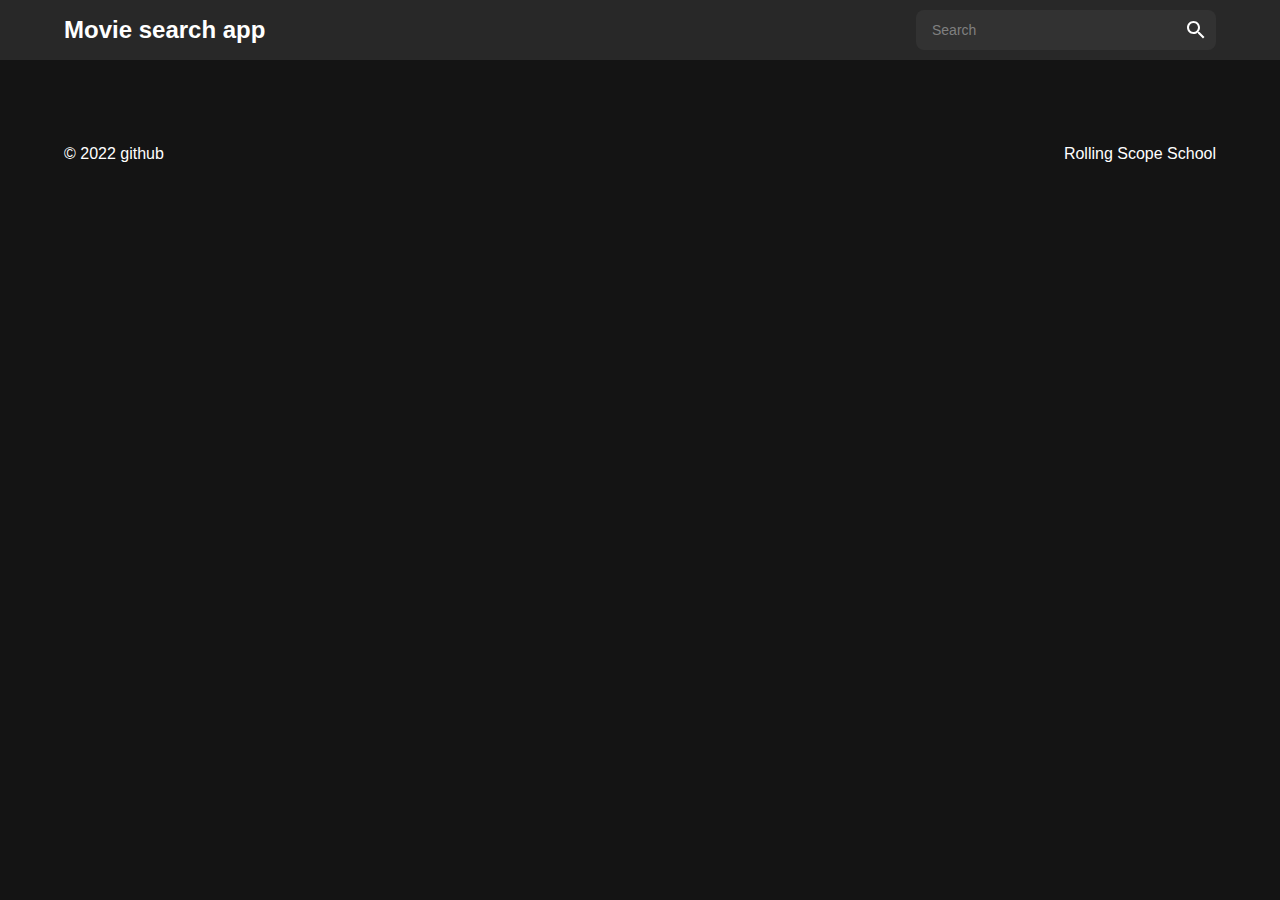
<file: js30-2.3-movie-app/index.html>
<!DOCTYPE html>
<html lang="en">
<head>
    <meta charset="UTF-8">
    <meta http-equiv="X-UA-Compatible" content="IE=edge">
    <meta name="viewport" content="width=device-width, initial-scale=1.0">
    <link rel="stylesheet" href="./normalize.css">
    <link rel="stylesheet" href="./style.css">
    <title>Movie app</title>
</head>
<body>
    <header class="header">
        <div class="wrapper">
            <div class="header__logo">
                <span class="header__title">Movie search app</span>
            </div>
            <div class="header__form">
                <input type="text" placeholder="Search" autocomplete="off" class="header__input">
                <button class="button header__btn-search">
                    <span class="icon header__icon"></span>
                </button>
            </div>
        </div>
    </header>
    <main class="main">
        <div class="wrapper">
            <section class="cards">
                
            </section>
        </div>
    </main>
    <footer class="footer">
        <div class="wrapper">
            <div class="footer__column">
                <span>©</span>
                <span>2022</span>
                <a href="https://github.com/artpotlov/" target="_blank" class="footer__link">github</a>
            </div>
            <a href="https://rs.school/js/" target="_blank" class="footer__link">Rolling Scope School</a>
        </div>
    </footer>

    <script src="./script.js"></script>
</body>
</html>
</file>
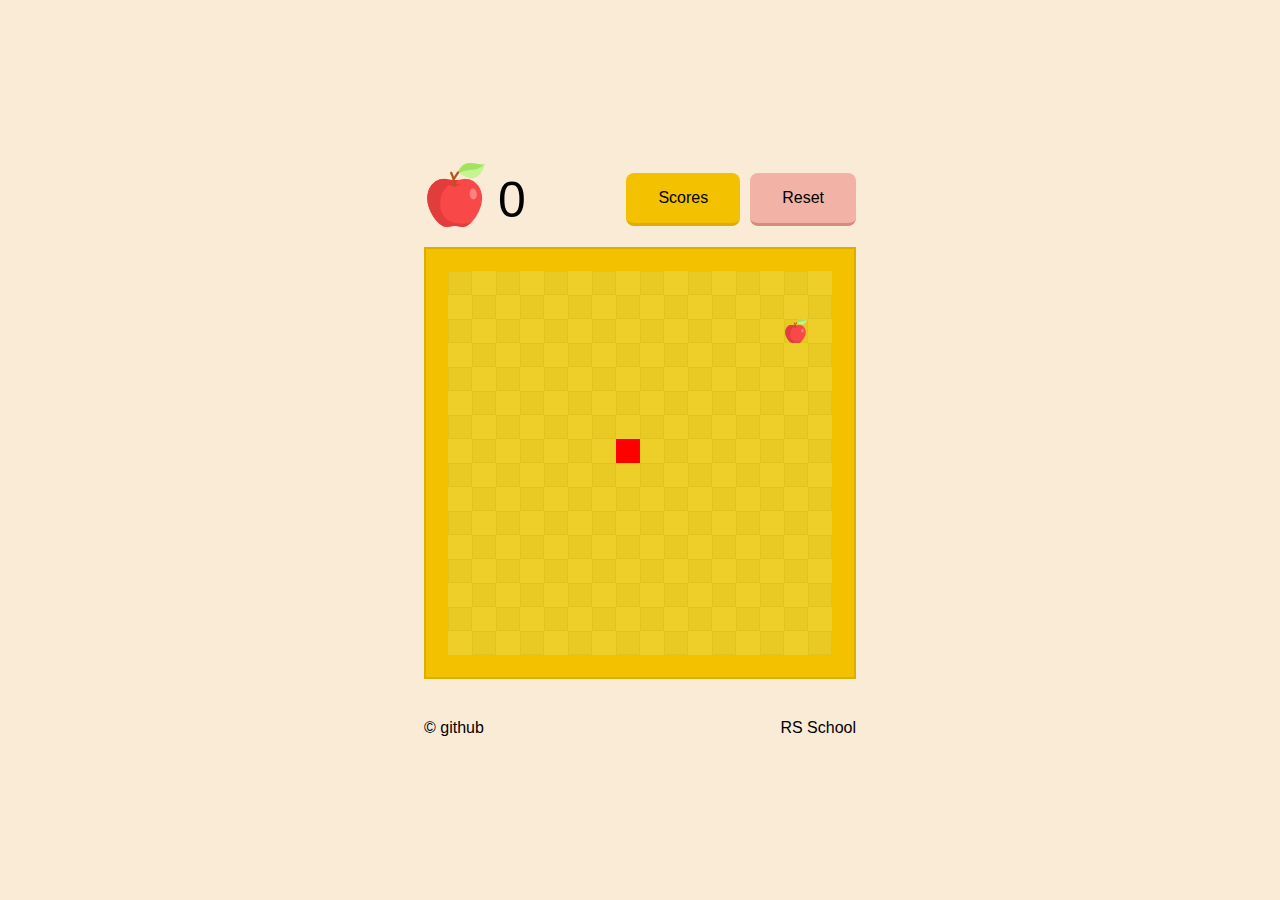
<file: js30-3.3-random-game/index.html>
<!DOCTYPE html>
<html lang="en">
<head>
    <meta charset="UTF-8">
    <meta http-equiv="X-UA-Compatible" content="IE=edge">
    <meta name="viewport" content="width=device-width, initial-scale=1.0">
    <link rel="stylesheet" href="./css/normalize.css">
    <link rel="stylesheet" href="./css/style.css">
    <title>Snake game</title>
</head>
<body>
    <div class="container">
        <header class="header">
            <div class="wrapper">
                <div class="header__container">
                    <img src="./img/apple-64.png" alt="Score food">
                    <h2 class="header__score-text">0</h2>
                </div>
                <div class="header__container">
                    <button class="header__btn-scores">Scores</button>
                    <button class="header__btn-reset">Reset</button>
                </div>
            </div>
        </header>
        <main class="main">
            <div class="wrapper">
                <canvas class="game-box" width="432" height="432"></canvas>
            </div>
        </main>
        <footer class="footer">
            <div class="wrapper">
                <div class="footer__container">
                    <span>©</span>
                    <a href="http://github.com/artpotlov" target="_blank" rel="noopener noreferrer">github</a>
                </div>
                <a href="http://rs.school/js" target="_blank" rel="noopener noreferrer">RS School</a>
            </div>
        </footer>
    </div>
    
    <script src="./js/game.js"></script>
</body>
</html>
</file>
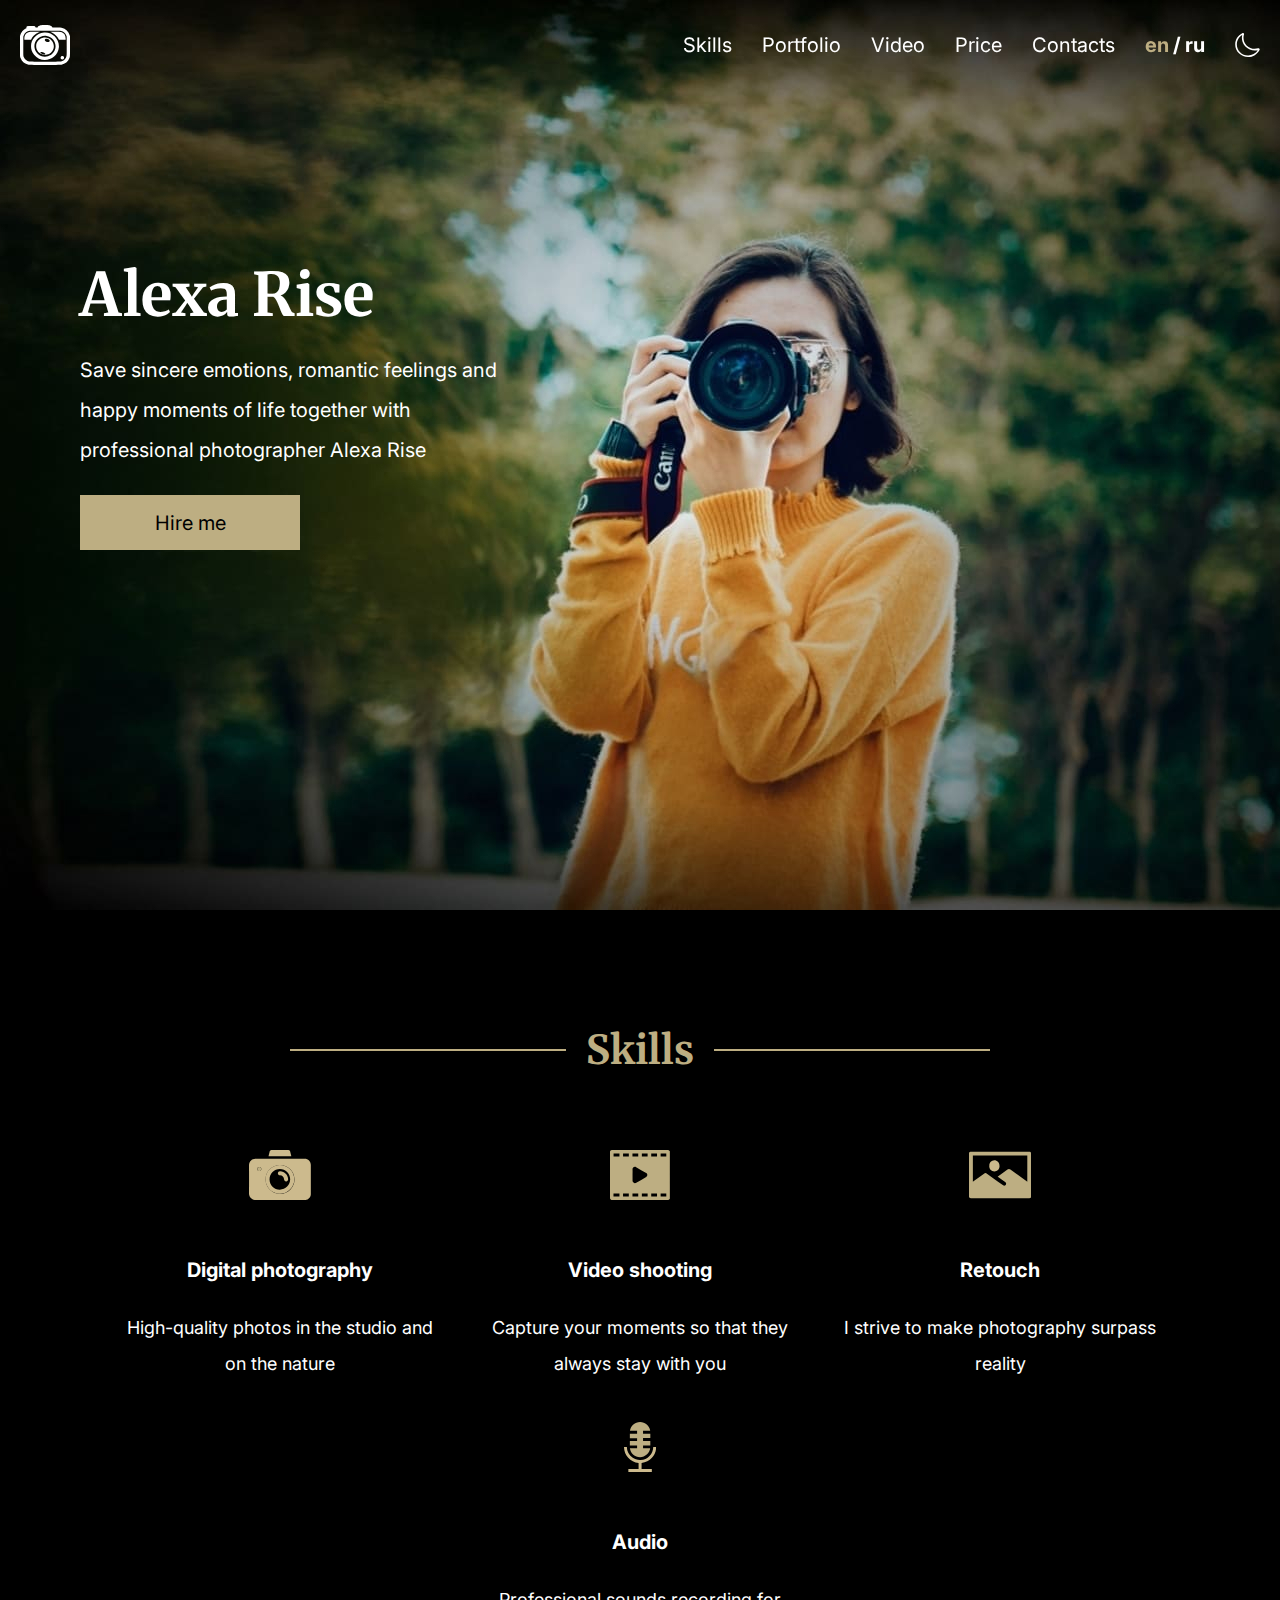
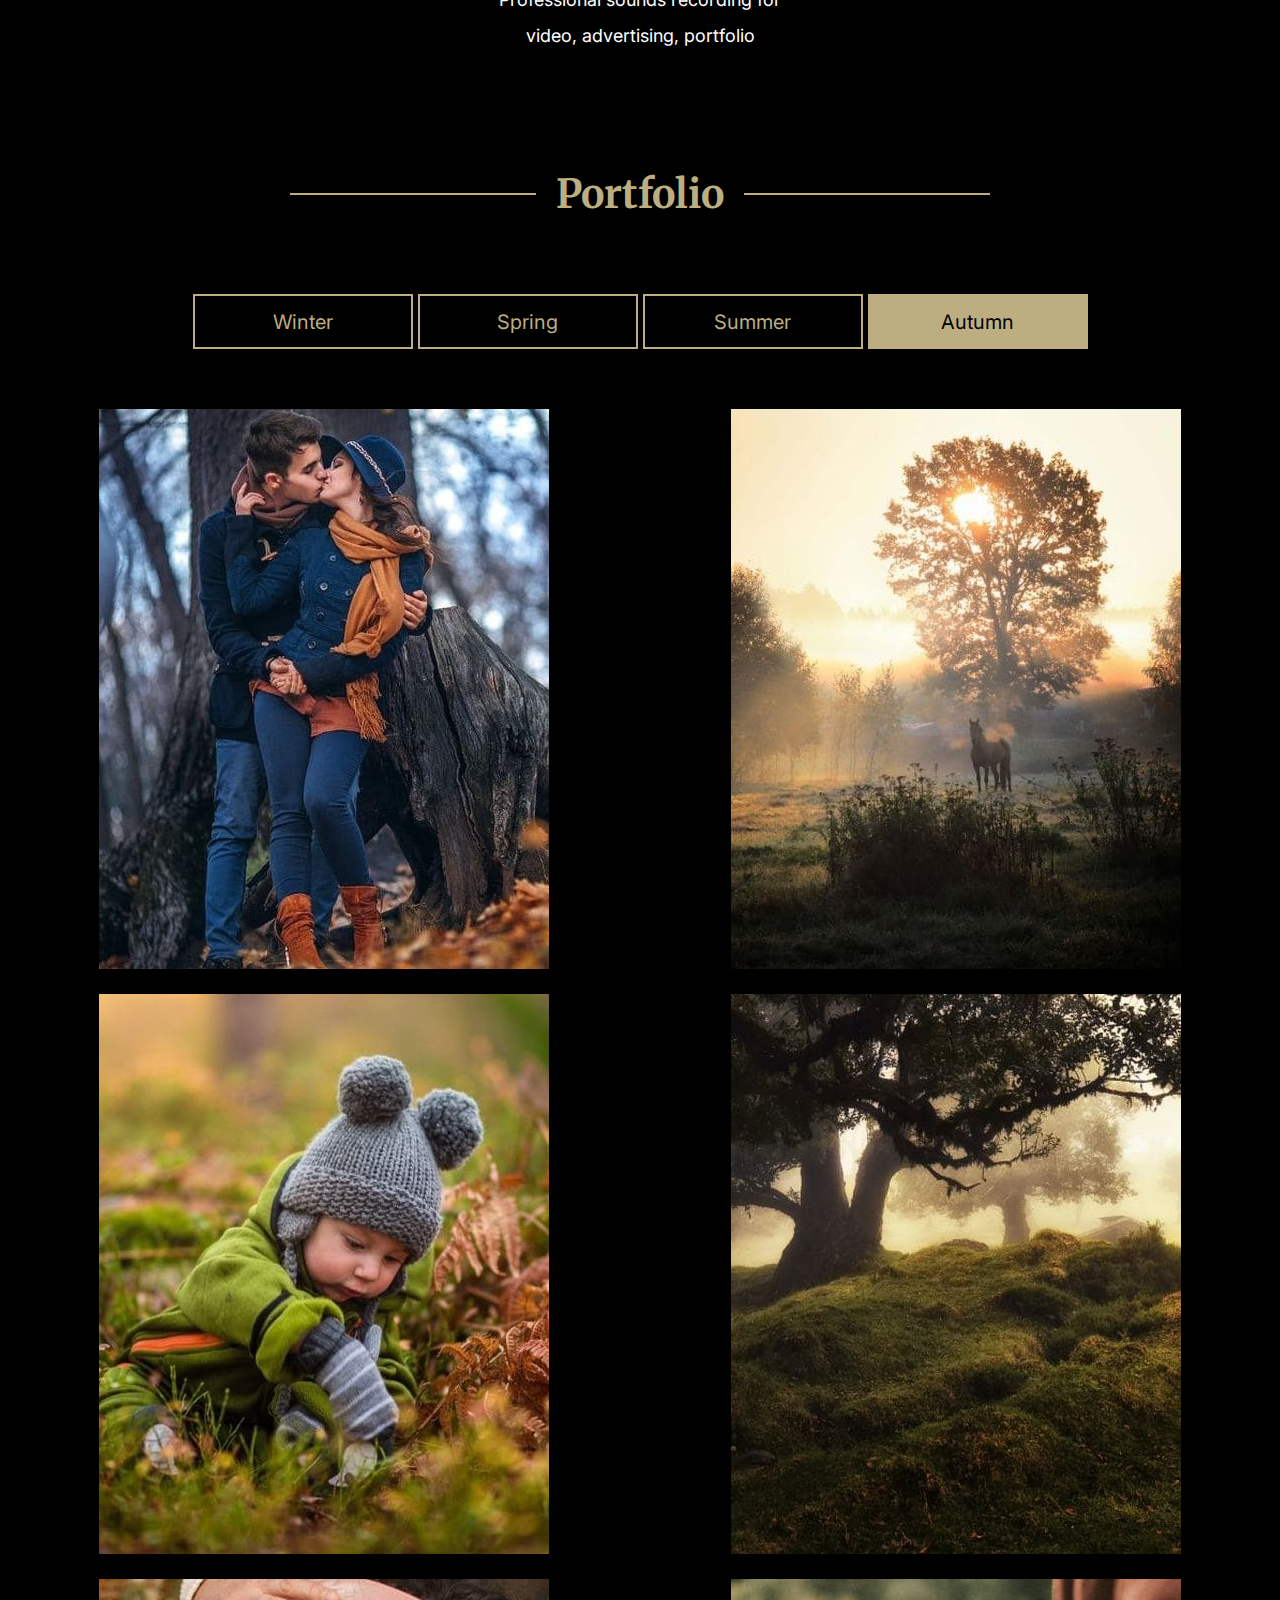
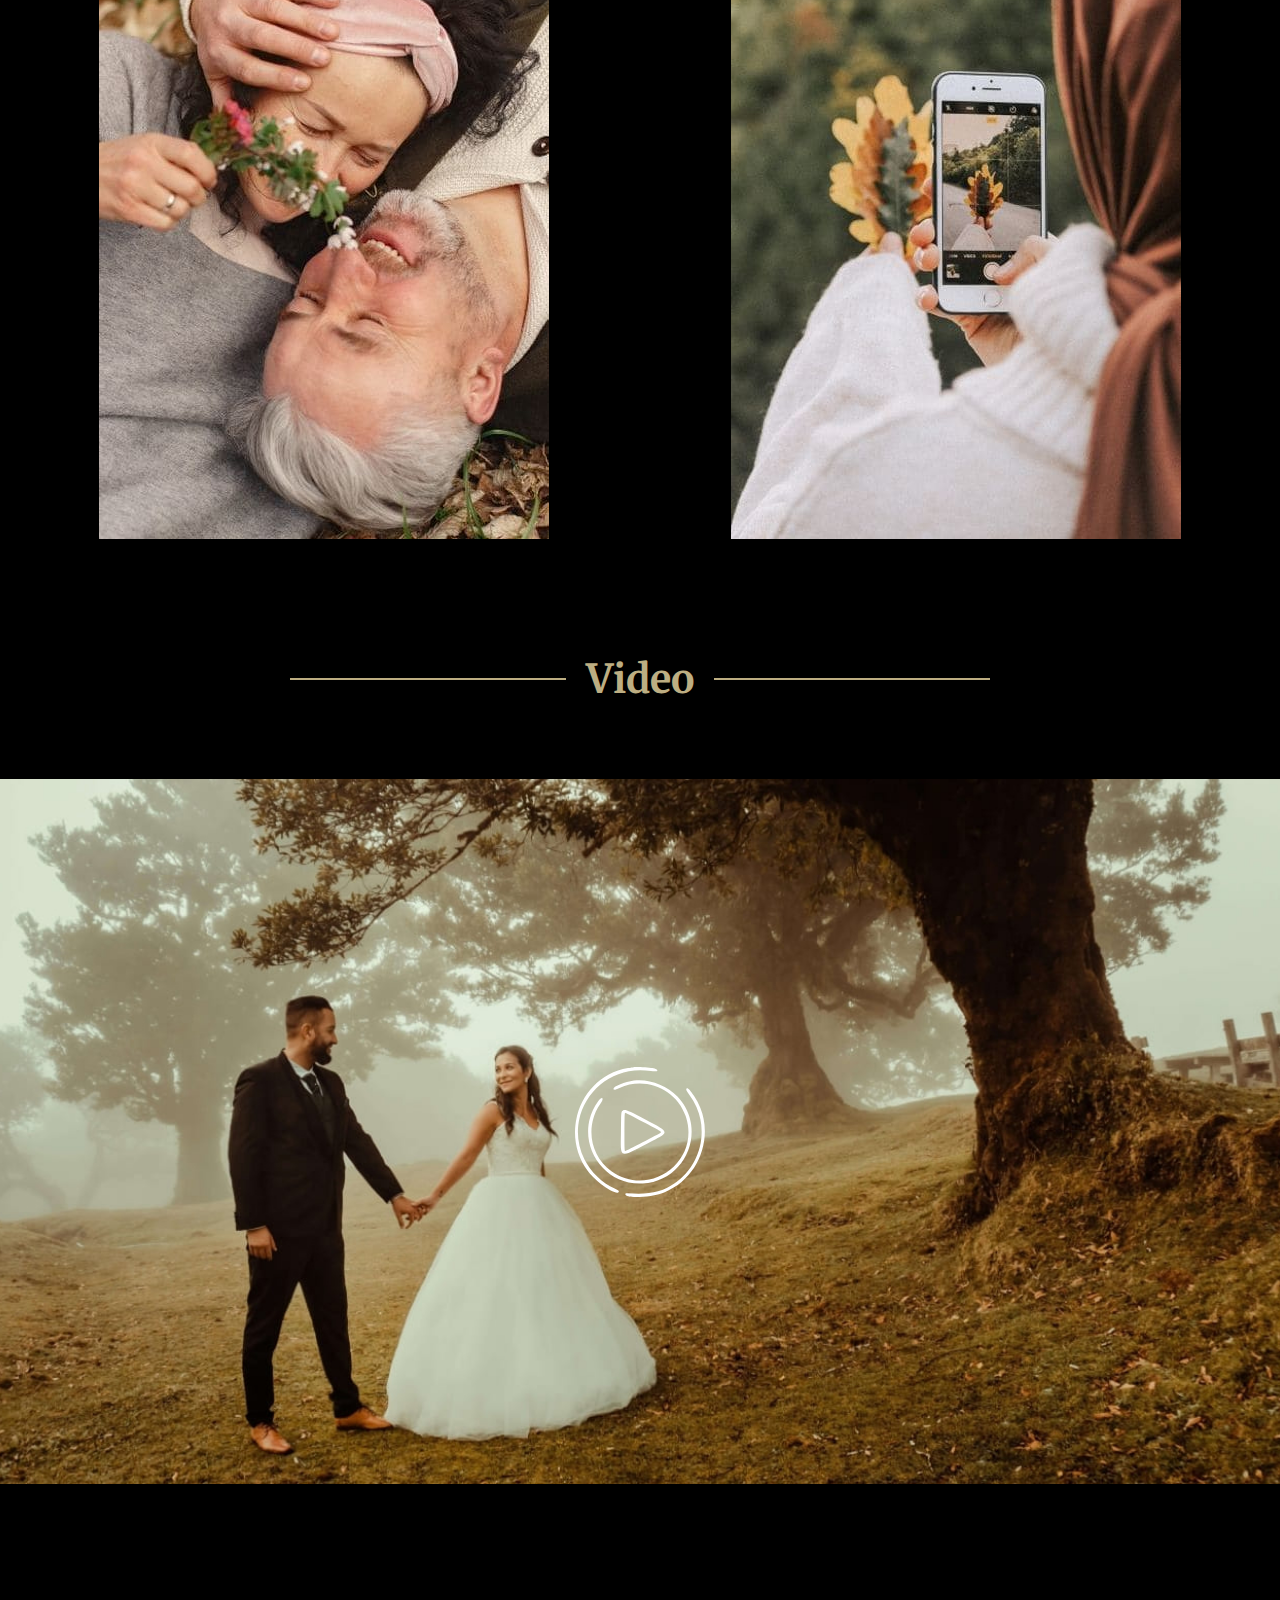
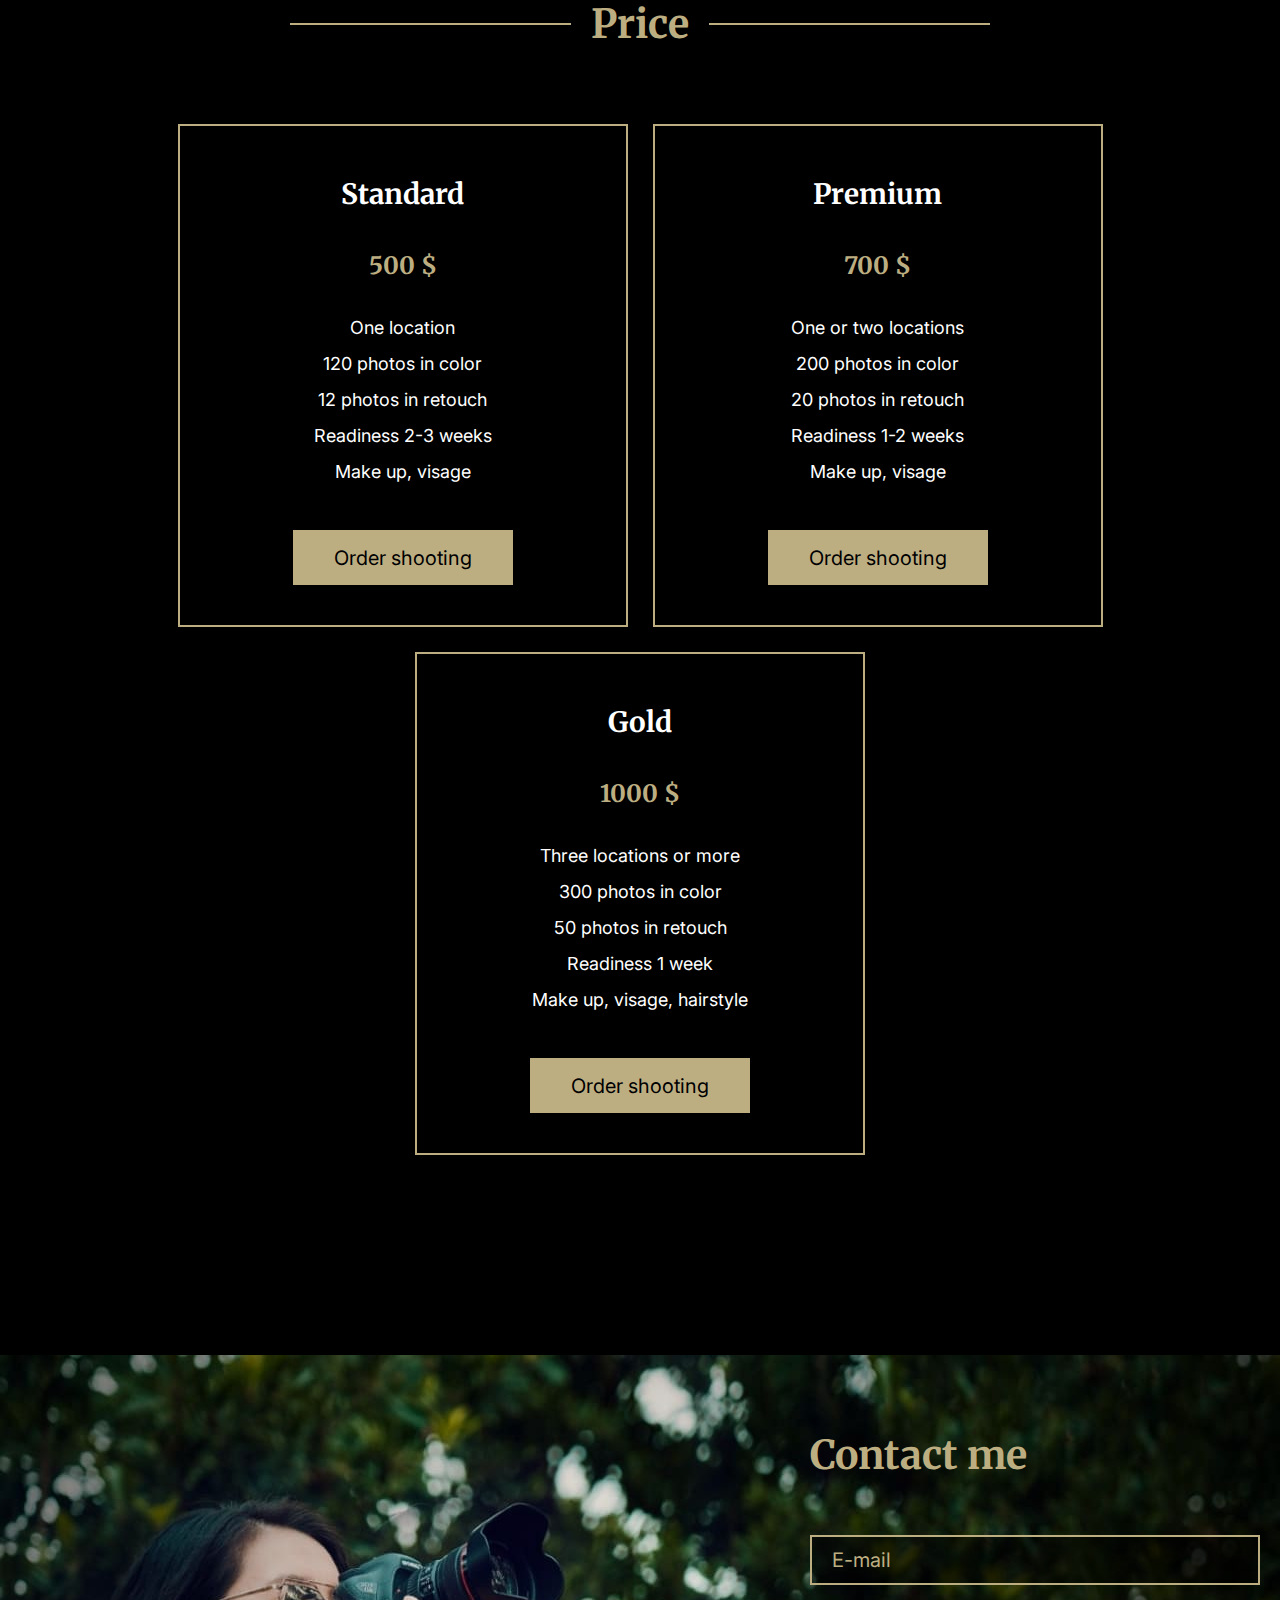
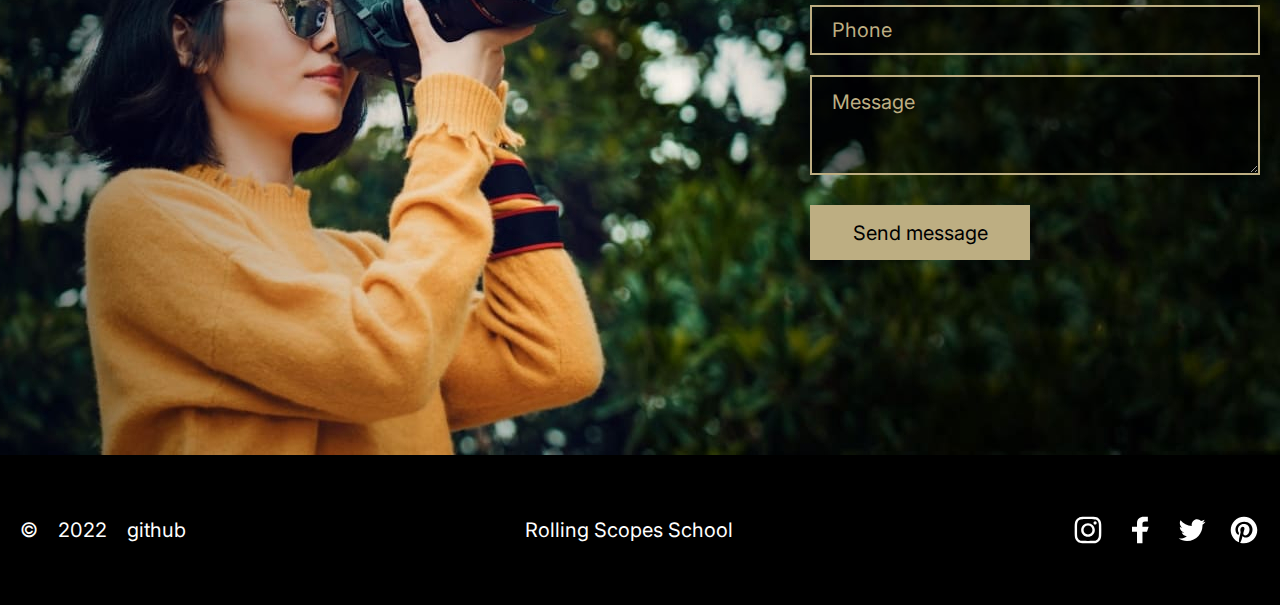
<file: portfolio/index.html>
<!DOCTYPE html>
<html lang="en">
<head>
    <meta charset="UTF-8">
    <meta http-equiv="X-UA-Compatible" content="IE=edge">
    <meta name="viewport" content="width=device-width, initial-scale=1.0">
    <title>Portfolio</title>
    <link rel="stylesheet" href="./styles/normalize.css">
    <link rel="preconnect" href="https://fonts.googleapis.com">
    <link rel="preconnect" href="https://fonts.gstatic.com" crossorigin>
    <link href="https://fonts.googleapis.com/css2?family=Inter&family=Merriweather:wght@700&display=swap" rel="stylesheet">
    <link rel="apple-touch-icon" sizes="180x180" href="./assets/favicon/apple-touch-icon.png">
    <link rel="icon" type="image/png" sizes="32x32" href="./assets/favicon/favicon-32x32.png">
    <link rel="icon" type="image/png" sizes="16x16" href="./assets/favicon/favicon-16x16.png">
    <link rel="manifest" href="./assets/favicon/site.webmanifest">
    <meta name="msapplication-config" content="./assets/favicon/browserconfig.xml" />
    <meta name="msapplication-TileColor" content="#ffffff">
    <meta name="theme-color" content="#ffffff">
    <link rel="stylesheet" href="./styles/style.css">
</head>
<body>
    <header class="header">
        <div class="wrapper">
            <div class="header__wrapper">
                <a href="#hero" class="header__logo-link">
                    <span class="header__icon"></span>
                </a>
                <div class="header__links">
                    <nav class="header__nav">
                        <ul class="header__list">
                            <li class="header__item">
                                <a href="#skills" class="header__link" data-i18="skills">Skills</a>
                            </li>
                            <li class="header__item">
                                <a href="#portfolio" class="header__link" data-i18="portfolio">Portfolio</a>
                            </li>
                            <li class="header__item">
                                <a href="#video" class="header__link" data-i18="video">Video</a>
                            </li>
                            <li class="header__item">
                                <a href="#price" class="header__link" data-i18="price">Price</a>
                            </li>
                            <li class="header__item">
                                <a href="#contacts" class="header__link" data-i18="contacts">Contacts</a>
                            </li>
                        </ul>
                    </nav>
                    <div class="header__languager-switcher">
                        <a href="#" class="header__language-link header__language-link_en">en</a>
                        <span>/</span>
                        <a href="#" class="header__language-link header__language-link_ru">ru</a>
                    </div>
                    <div class="header__theme-switcher header__theme-switcher_dark"></div>
                    <div class="header__hamburger">
                        <div class="header__hambg-line header__hambg-line1"></div>
                        <div class="header__hambg-line header__hambg-line2"></div>
                        <div class="header__hambg-line header__hambg-line3"></div>
                    </div>
                </div>
            </div>
        </div>
    </header>
    <main class="main">
            <section id="hero" class="hero">
                <div class="wrapper">
                    <div class="hero__descriptor">
                        <h1 class="hero__title" data-i18="hero-title">Alexa Rise</h1>
                        <p class="hero__description" data-i18="hero-text">Save sincere emotions, romantic feelings and happy moments of life together with professional photographer Alexa Rise</p>
                        <button class="hero__button button" data-i18="hire">Hire me</button>
                    </div>
                </div>
            </section>
            <section id="skills" class="skills">
                <div class="wrapper">
                    <div class="h2">
                        <div class="h2__wrapper">
                            <span class="h2__line"></span>
                            <h2 class="h2__title" data-i18="skills">Skills</h2>
                            <span class="h2__line"></span>
                        </div>
                    </div>
                    <div class="skills__items">
                        <div class="skills__item">
                            <h5 class="skills__title" data-i18="skill-title-1">Digital photography</h5>
                            <p class="skills__description" data-i18="skill-text-1">High-quality photos in the studio and on the nature</p>
                        </div>
                        <div class="skills__item">
                            <h5 class="skills__title" data-i18="skill-title-2">Video shooting</h5>
                            <p class="skills__description" data-i18="skill-text-2">Capture your moments so that they always stay with you</p>
                        </div>
                        <div class="skills__item">
                            <h5 class="skills__title" data-i18="skill-title-3">Retouch</h5>
                            <p class="skills__description" data-i18="skill-text-3">I strive to make photography surpass reality</p>
                        </div>
                        <div class="skills__item">
                            <h5 class="skills__title" data-i18="skill-title-4">Audio</h5>
                            <p class="skills__description" data-i18="skill-text-4">Professional sounds recording for video, advertising, portfolio</p>
                        </div>
                    </div>
                </div>
            </section>
            <section id="portfolio" class="portfolio">
                <div class="wrapper">
                    <div class="h2">
                        <div class="h2__wrapper">
                            <span class="h2__line"></span>
                            <h2 class="h2__title" data-i18="portfolio">Portfolio</h2>
                            <span class="h2__line"></span>
                        </div>
                    </div>
                    <div class="portfolio__tabs">
                        <button class="button-outline portfolio__btn" data-season="winter" data-i18="winter">Winter</button>
                        <button class="button-outline portfolio__btn" data-season="spring" data-i18="spring">Spring</button>
                        <button class="button-outline portfolio__btn" data-season="summer" data-i18="summer">Summer</button>
                        <button class="button portfolio__btn" data-season="autumn" data-i18="autumn">Autumn</button>
                    </div>
                    <div class="portfolio__pictures">
                        <div class="portfolio__picture"></div>
                        <div class="portfolio__picture"></div>
                        <div class="portfolio__picture"></div>
                        <div class="portfolio__picture"></div>
                        <div class="portfolio__picture"></div>
                        <div class="portfolio__picture"></div>
                    </div>
                </div>
            </section>
            <section id="video" class="video">
                <div class="wrapper">
                    <div class="h2">
                        <div class="h2__wrapper">
                            <span class="h2__line"></span>
                            <h2 class="h2__title" data-i18="video">Video</h2>
                            <span class="h2__line"></span>
                        </div>
                    </div>
                </div>
                <div class="video__player">
                    <button class="video__play-button"></button>
                </div>
            </section>
            <section id="price" class="price">
                <div class="wrapper">
                    <div class="h2">
                        <div class="h2__wrapper">
                            <span class="h2__line"></span>
                            <h2 class="h2__title" data-i18="price">Price</h2>
                            <span class="h2__line"></span>
                        </div>
                    </div>
                    <div class="price__cards">
                        <div class="price__card">
                            <h3 class="price__title">Standard</h3>
                            <h4 class="price__cost">500 $</h4>
                            <div class="price__description">
                                <span class="price__descript" data-i18="price-description-1-span-1">One location</span>
                                <span class="price__descript" data-i18="price-description-1-span-2">120 photos in color</span>
                                <span class="price__descript" data-i18="price-description-1-span-3">12 photos in retouch</span>
                                <span class="price__descript" data-i18="price-description-1-span-4">Readiness 2-3 weeks</span>
                                <span class="price__descript" data-i18="price-description-1-span-5">Make up, visage</span>
                            </div>
                            <button class="price__button button" data-i18="order">Order shooting</button>
                        </div>
                        <div class="price__card">
                            <h3 class="price__title">Premium</h3>
                            <h4 class="price__cost">700 $</h4>
                            <div class="price__description">
                                <span class="price__descript" data-i18="price-description-2-span-1">One or two locations</span>
                                <span class="price__descript" data-i18="price-description-2-span-2">200 photos in color</span>
                                <span class="price__descript" data-i18="price-description-2-span-3">20 photos in retouch</span>
                                <span class="price__descript" data-i18="price-description-2-span-4">Readiness 1-2 weeks</span>
                                <span class="price__descript" data-i18="price-description-2-span-5">Make up, visage</span>
                            </div>
                            <button class="price__button button" data-i18="order">Order shooting</button>
                        </div>
                        <div class="price__card">
                            <h3 class="price__title">Gold</h3>
                            <h4 class="price__cost">1000 $</h4>
                            <span class="price__descript" data-i18="price-description-3-span-1">Three locations or more</span>
                            <span class="price__descript" data-i18="price-description-3-span-2">300 photos in color</span>
                            <span class="price__descript" data-i18="price-description-3-span-3">50 photos in retouch</span>
                            <span class="price__descript" data-i18="price-description-3-span-4">Readiness 1 week</span>
                            <span class="price__descript" data-i18="price-description-3-span-5">Make up, visage, hairstyle</span>
                            <button class="price__button button" data-i18="order">Order shooting</button>
                        </div>
                    </div>
                </div>
            </section>
            <section id="contacts" class="contacts">
                <div class="wrapper">
                    <div class="contacts__wrapper">
                        <h2 class="contacts__title h2__title" data-i18="contact-me">Contact me</h2>
                        <form class="contacts__form">
                            <input type="email" name="email" placeholder="E-mail" id="contacts-email" class="contacts__input">
                            <input type="tel" name="phone" placeholder="Phone" id="contacts-phone" class="contacts__input">
                            <textarea name="message" placeholder="Message" id="contacts-message" class="contacts__input"></textarea>
                            <button type="submit" class="button contacts__button" data-i18="send-message">Send message</button>
                        </form>
                    </div>
                </div>
            </section>
    </main>
    <footer class="footer">
        <div class="wrapper">
            <div class="footer__wrapper">
                <div class="footer__copyright-github">
                    <span>©</span>
                    <span>2022</span>
                    <a href="https://github.com/artpotlov" target="_blank" class="footer__link">github</a>
                </div>
                <div class="footer__rss">
                    <a href="https://rs.school/js-stage0" target="_blank" class="footer__link">Rolling Scopes School</a>
                </div>
                <ul class="footer__social-links">
                    <li class="footer__social-link"><a href="https://www.instagram.com/rollingscopes" class="footer__social-link" target="_blank"><span class="footer__instagram footer__icon"></span></a></li>
                    <li class="footer__social-link"><a href="https://www.facebook.com/RollingScopes" class="footer__social-link" target="_blank"><span class="footer__facebook footer__icon"></span></a></li>
                    <li class="footer__social-link"><a href="https://twitter.com/RollingScopes" class="footer__social-link" target="_blank"><span class="footer__twitter footer__icon"></span></a></li>
                    <li class="footer__social-link"><a href="https://www.pinterest.ru/RollingScopes" class="footer__social-link" target="_blank"><span class="footer__pinterest footer__icon"></span></a></li>
                </ul>
            </div>
        </div>
    </footer>
    <script type="module" src="./scripts/index.js"></script>
</body>
</html>
</file>
<file: js30-2.3-movie-app/style.css>
html {
    box-sizing: border-box;
}

*, *::before, *::after {
    box-sizing: inherit;
}

body {
    font-family: Arial, Helvetica, sans-serif;
    font-size: 16px;
    line-height: 1.5;
    background-color: rgb(20, 20, 20);
    color: white;
}


a {
    color: white;
    text-decoration: none;
    transition: .3s;
}

a:hover {
    color: #BDAE82;
}

h3 {
    font-size: 16px;
    line-height: 1.5;
}

h4 {
    font-size: 16px;
}

.wrapper {
    max-width: 1200px;
    margin: 0 auto;
    padding: 0 24px 0 24px;
}

/* Header styles start */

.header {
    width: 100%;
    height: auto;
    background-color: rgb(40, 40, 40);
}

.header > .wrapper {
    height: 60px;
    display: flex;
    justify-content: space-between;
    align-items: center;
}

.header__logo {
    font-size: 24px;
    font-weight: bold;
}

.header__form {
    position: relative;
    display: flex;
    justify-content: flex-end;
    align-items: center;
}

input[type=text] {
    width: 300px;
    height: 40px;
    background-color: rgb(50, 50, 50);
    border: none;
    border-radius: 8px;
    padding: 8px 40px 8px 16px;
    color: white;
    font-family: inherit;
    font-size: 14px;
    outline: none;
}

input[type=text]::placeholder {
    color: gray;
}

input[type=text]:focus {
        border: 3px solid #555;
}

.button {
    width: 24px;
    height: 24px;
    margin: 0;
    padding: 0;
    border: 0;
    background: none;
    cursor: pointer;
}

.header__btn-search {
    position: absolute;
    display: flex;
    justify-content: center;
    align-items: center;
    margin-right: 8px;
}

.header__icon {
    width: 24px;
    height: 24px;
    background: url('./search-icon.svg');
    background-position: center;
    background-repeat: no-repeat;
    transition: .3s;
}

.header__icon:hover {
    filter: invert(26%) sepia(15%) saturate(638%) hue-rotate(7deg) brightness(92%)
    contrast(87%);
}

/* Header styles end */

/* Main styles start */

.main {
    margin: 32px 0 32px 0;
}

/* Cards styles */

.cards {
    display: grid;
    grid-template-columns: repeat(auto-fill, 250px);
    grid-auto-rows: auto;
    justify-content: center;
    grid-gap: 24px;
}

.card {
    background-color: rgb(40, 40, 40);
    position: relative;
    height: 550px;
    overflow: hidden;
}

.card__poster {
    width: 250px;
    height: 400px;
    object-fit: cover;
}

.card__header {
    display: flex;
    justify-content: space-between;
    align-items: flex-start;
    column-gap: 16px;
    padding: 16px;
}

.card__title {
    margin: 0;
    padding: 0;
}

.card__raiting {
    padding: 4px 8px 4px 8px;
    background-color: rgb(20, 20, 20);
    border: 1px solid rgb(25,25,25);
    border-radius: 16px;
}

.card__raiting span {
    font-weight: bold;
}

.card__description {
    background-color: rgb(40, 40, 40);
    position: absolute;
    top: 0;
    left: 0;
    width: 100%;
    height: 100%;
    padding: 16px;
    opacity: 0;
    transition: .3s;
    overflow-y: scroll;
}

.card__description::-webkit-scrollbar {
    width: 8px;
}
 
.card__description::-webkit-scrollbar-thumb {
    border-radius: 8px;
    background-color: darkgrey;
    outline: 1px solid slategrey;
}

.card__description--on {
    opacity: 1;
}

/* Main styles end */

/* Footer styles start */

.footer > .wrapper {
    display: flex;
    justify-content: space-between;
    align-items: center;
    height: 60px;
}

/* Footer styles end */
</file>
<file: js30-3.3-random-game/css/style.css>
html {
    box-sizing: border-box;
}

*, *::before, *::after {
    box-sizing: inherit;
}

body {
    width: 100vw;
    height: 100vh;
    display: flex;
    justify-content: center;
    align-items: center;
    overflow-x: hidden;
    background-color: antiquewhite;
    font-family: Arial, Helvetica, sans-serif;
    font-size: 16px;
    font-weight: 500;
}

.container {
    position: relative;
    display: flex;
    flex-direction: column;
    gap: 20px;
}

.wrapper {
    max-width: 608px;
    max-height: 608px;
    margin: 0 auto;
}

h2 {
    font-weight: 500;
    font-size: 50px;
    line-height: 1;
    margin: 0;
    padding: 10px 0 0 0;
}

button {
    background: none;
    border: none;
    cursor: pointer;
    padding: 16px 32px 16px 32px;
    border-radius: 8px;
    font-family: inherit;
    font-size: inherit;
    transition: .3s;
}

button:active {
    border: none;
}

a {
    color: black;
    text-decoration: none;
    transition: .3s;
}

a:hover {
    color: #a88700;
}

.header .wrapper {
    display: flex;
    justify-content: space-between;
    align-items: center;
}

.header__container {
    display: flex;
    column-gap: 10px;
    align-items: center;
}

.header__container:nth-last-child(1) {
    padding: 10px 0 0 0;
}

.header__btn-scores {
    background-color: #f3c100;
    border-bottom: 3px solid #dbae00;
}

.header__btn-reset {
    background-color: #F2B3A6;
    border-bottom: 3px solid #d68b7d;
}

.footer .wrapper {
    display: flex;
    justify-content: space-between;
    padding: 16px 0 0 0;
}

.scores {
    position: absolute;
    width: 100%;
    height: 100%;
    background-color: white;
    padding: 24px;
    display: flex;
    flex-direction: column;
    align-items: center;
    justify-content: space-between;
    border: 10px solid #f3c100;
    transition: .3s;
    z-index: 100;
}

.scores__title {
    color:#dbae00;
}

.scores__items {
    margin: 0;
    padding: 0;
}

.scores__item {
    list-style: none;
    margin: 0;
    padding: 0;
    font-family: inherit;
    font-size: 24px;
    line-height: 1.5;
    color: gray;
    text-align: center;
}

.scores__btn-close {
    background-color: #f3c100;
    border-bottom: 3px solid #dbae00;
}

.game-over {
    position: absolute;
    width: 100%;
    height: 100%;
    background-color: white;
    padding: 24px;
    display: flex;
    flex-direction: column;
    align-items: center;
    justify-content: space-between;
    border: 10px solid #f3c100;
    transition: .3s;
}

.game-over__title {
    color:red;
}

.game-over__text {
    font-family: inherit;
    font-size: 24px;
    line-height: 1.5;
    color:#dbae00;
}

.game-over__btn-play {
    background-color: #f3c100;
    border-bottom: 3px solid #dbae00;
}
</file>
<file: portfolio/styles/style.css>
:root {
    --color-bg-dark: #000;
    --color-gold: #BDAE82;
    --color-white: #fff;
    --font-size-h1: 60px;
    --font-size-h2: 40px;
    --font-size-h3: 28px;
    --font-size-h4: 24px;
    --font-size-h5: 20px;
    --font-size-nav: 20px;
    --font-size-p: 20px;
    --font-size-card: 18px;
}

html {
    box-sizing: border-box;
    scroll-behavior: smooth;
}
*, *::before, *::after {
    box-sizing: inherit;
}

h1, h2, h3, h4 {
    font-family: 'Merriweather', serif;
    font-weight: 700;
}

h1, h2, h3, h4, h5, h6 {
    margin: 0;
    padding: 0;
}

p {
    margin: 0;
    padding: 0;
}


body {
    font-family: 'Inter', sans-serif;
    font-weight: 400;
    color: var(--color-white);
    background-color: var(--color-bg-dark);
    margin: 0;
    padding: 0;
}

/* Light theme start */

.light-theme {
    background-color: var(--color-white);
    color: var(--color-bg-dark);
}

.light-theme:hover {
    color: var(--color-bg-dark);
}

.light-theme-h2-title {
    color: var(--color-bg-dark) !important;
}

.light-theme-h2-line {
    background-color: var(--color-bg-dark) !important;
}

.light-theme-button-outline {
    color: var(--color-bg-dark) !important;
}

.light-theme-button-outline:hover {
    color:gray !important;
}

/* Light theme end */

.wrapper {
    max-width: 1440px;
    margin: 0 auto;
    padding: 0 20px;
}

.button {
    min-width: 220px;
    min-height: 55px;
    background-color: var(--color-gold);
    border: 0;
    color: var(--color-bg-dark);
    cursor: pointer;
    font-family: inherit;
    font-size: 20px;
    line-height: 40px;
    transition: color 0.3s;
}

.button:hover {
    color: var(--color-white);
}

.button-outline {
    min-width: 220px;
    min-height: 55px;
    background-color: transparent;
    border: 2px solid var(--color-gold);
    color: var(--color-gold);
    cursor: pointer;
    font-family: inherit;
    font-size: 20px;
    line-height: 40px;
    transition: color 0.3s;
}

.button-outline:hover {
    color: var(--color-white);
}

a {
    color: var(--color-white);
    text-decoration: none;
    transition: color 0.3s;
}

a:hover, a:focus, a:active {
    color: var(--color-gold);
}

/* Header styles start */

.header {
    width: 100%;
    position: fixed;
    top: 0;
    left: 0;
    transition: 0.3s;
    z-index: 100;
}

.header_active {
    background-color: rgba(0, 0, 0, .7);
}

.header__wrapper {
    height: 90px;
    display: flex;
    flex-wrap: wrap;
    justify-content: space-between;
    align-items: center;
}

.header__icon {
    display: block;
    width: 50px;
    height: 50px;
    background-image: url('../assets/svg/logo.svg');
    background-size: contain;
    transition: .3s;
}

.header__icon:hover {
    filter: invert(26%) sepia(15%) saturate(638%) hue-rotate(7deg) brightness(92%)
    contrast(87%);
}

.header__theme-switcher {
    display: block;
    width: 25px;
    height: 25px;
    background-size: contain;
    background-position: center;
    background-repeat: no-repeat;
    transition: .3s;
    cursor: pointer;
}

.header__theme-switcher_dark {
    background-image: url('../assets/svg/theme-dark.svg');
}

.header__theme-switcher_light {
    background-image: url('../assets/svg/theme-light.svg');
}

.header__theme-switcher:hover {
    filter: invert(26%) sepia(15%) saturate(638%) hue-rotate(7deg) brightness(92%)
    contrast(87%);
}

.header__links {
    display: flex;
    flex-wrap: wrap;
    gap: 30px;
    align-items: center;
}

.header__list {
    display: flex;
    flex-wrap: wrap;
    gap: 30px;
    list-style: none;
}

.header__link {
    font-size: var(--font-size-nav);
    line-height: 50px;
    color: var(--color-white);
    text-decoration: none;
}

.header__link:hover, .header__link:focus, .header__link:active {
    color: var(--color-gold);
}

.header__languager-switcher a, span {
    font-size: var(--font-size-nav);
    line-height: 50px;
    font-weight: 700;
    color: var(--color-white);
}

.header__language-link {
    text-decoration: none;
}

.header__language-link:hover, .header__language-link:focus, .header__language-link:active {
    color: var(--color-gold);
}

.link_active {
    color: var(--color-gold) !important;
}

.header__hamburger {
    display: none;
    flex-direction: column;
    justify-content: center;
    align-items: center;
    width: 50px;
    height: 50px;
    cursor: pointer;
    user-select: none;
    z-index: 200;
  }
  
  .header__hambg-line {
    width: 80%;
    height: 2px;
    background: var(--color-white);
    margin: 3px 0;
    transition: all 0.3s ease-in-out;
  }
  
  .header__hamburger.open .header__hambg-line1 {
    transform: rotate(-45deg) translate(-5px, 6px);
  }
  
  .header__hamburger.open .header__hambg-line2 {
    opacity: 0;
  }
  
  .header__hamburger.open .header__hambg-line3 {
    transform: rotate(45deg) translate(-5px, -6px);
  }

/* Header styles end */

/* Hero styles start */

.hero .wrapper {
    height: 910px;
    background: url('../assets/img/section-about/bg.jpg');
    background-position: center;
    background-repeat: no-repeat;
    background-size: cover;
}

.hero__descriptor {
    padding-top: 250px;
    padding-left: 60px;
    max-width: 500px;
}

.hero__title {
    color: var(--color-white);
    font-size: var(--font-size-h1);
    line-height: 1.5;
    margin-bottom: 10px;
}

.hero__description {
    font-size: var(--font-size-p);
    line-height: 40px;
    margin-bottom: 25px;
}

/* Hero styles end */
.h2 {
    display: flex;
    justify-content: center;
    padding-top: 100px;
}

.h2__wrapper {
    width: 700px;
    height: 80px;
    display: flex;
    align-items: center;
}

.h2__line {
    display: block;
    height: 2px;
    width: 100%;
    background-color: var(--color-gold);
}

.h2__title {
    font-size: var(--font-size-h2);
    line-height: 2;
    color: var(--color-gold);
    padding: 0 20px;
}

/* Skills styles start */

.skills__items {
    display: flex;
    justify-content: center;
    gap: 40px;
    flex-wrap: wrap;
    padding-top: 60px;
}

.skills__item {
    background-position: center top;
    background-repeat: no-repeat;
    width: 320px;
}

.skills__item:nth-child(1) {
    background-image: url('../assets/svg/section-skills/camera.svg');
    background-size: 62px 50px;
}

.skills__item:nth-child(2) {
    background-image: url('../assets/svg/section-skills/video.svg');
    background-size: 62px 50px;
}

.skills__item:nth-child(3) {
    background-image: url('../assets/svg/section-skills/image.svg');
    background-size: 62px 50px;
}

.skills__item:nth-child(4) {
    background-image: url('../assets/svg/section-skills/mic.svg');
    background-size: 62px 50px;
}

.skills__title {
    text-align: center;
    font-size: var(--font-size-h5);
    line-height: 2;
    font-weight: bold;
    padding-top: 100px;
}

.skills__description {
    font-size: var(--font-size-card);
    line-height: 2;
    text-align: center;
    padding-top: 20px;
}


/* Skills styles end */

/* Portfolio styles start */

.portfolio__tabs {
    display: flex;
    flex-wrap: wrap;
    justify-content: center;
    gap: 5px;
    padding-top: 60px;
}

.portfolio__pictures {
    padding-top: 60px;
    display: grid;
    grid-template-columns: repeat(auto-fill, minmax(450px, 1fr));
    grid-gap: 25px;
}

.portfolio__picture {
    width: 450px;
    height: 560px;
    justify-self: center;
}

.portfolio__picture:nth-child(1) {
    background-image: url('../assets/img/section-portfolio/autumn/1.jpg');
    background-size: cover;
}

.portfolio__picture:nth-child(2) {
    background-image: url('../assets/img/section-portfolio/autumn/2.jpg');
    background-size: cover;
}

.portfolio__picture:nth-child(3) {
    background-image: url('../assets/img/section-portfolio/autumn/3.jpg');
    background-size: cover;
}

.portfolio__picture:nth-child(4) {
    background-image: url('../assets/img/section-portfolio/autumn/4.jpg');
    background-size: cover;
}

.portfolio__picture:nth-child(5) {
    background-image: url('../assets/img/section-portfolio/autumn/5.jpg');
    background-size: cover;
}

.portfolio__picture:nth-child(6) {
    background-image: url('../assets/img/section-portfolio/autumn/6.jpg');
    background-size: cover;
}

/* Portfolio styles end */

/* Video styles start */

.video__player {
    position: relative;
    margin-top: 60px;
    height: 705px;
    display: flex;
    justify-content: center;
    align-items: center;
    background: url('../assets/img/section-video/video-player.jpg');
    background-repeat: no-repeat;
    background-size: 1440px;
    background-position: center;

}

.video__play-button {
    position: absolute;
    width: 130px;
    height: 130px;
    border: 0;
    background-color: transparent;
    background-image: url('../assets/svg/section-video/play.svg');
    background-size: contain;
    cursor: pointer;
    transition: .3s;
}

.video__play-button:hover {
    filter: invert(26%) sepia(15%) saturate(638%) hue-rotate(7deg) brightness(92%)
    contrast(87%);
}

/* Video styles end */

/* Price styles start */

.price__cards {
    padding-top: 60px;
    padding-bottom: 100px;
    display: flex;
    justify-content: center;
    flex-wrap: wrap;
    gap: 25px;
}

.price__card {
    border: 2px solid var(--color-gold);
    width: 450px;
    padding: 40px;
    display: flex;
    flex-direction: column;
    align-items: center;
}

.price__title {
    font-size: var(--font-size-h3);
    line-height: 2;
}

.price__cost {
    font-size: var(--font-size-h4);
    line-height: 2;
    padding: 20px 0;
    color: var(--color-gold);
}

.price__descript {
    display: block;
    font-size: var(--font-size-card);
    line-height: 2;
    font-weight: 400;
    text-align: center;
}

.price__button {
    margin-top: 40px;
}

/* Price styles end */

/* Contacts styles start */

.contacts .wrapper{
    background-image: url('../assets/img/section-contacts/contacts.jpg');
    background-position: center;
    background-repeat: no-repeat;
    background-size: cover;
    height: 700px;
    margin-top: 100px;
}

.contacts__wrapper {
    display: flex;
    flex-direction: column;
    align-items: flex-end;
    padding-top: 60px;
}

.contacts__title {
    min-width: 450px;
    padding: 0;
}

.contacts__form {
    padding-top: 40px;
    width: 450px;
    display: flex;
    flex-direction: column;
    gap: 20px;
}

.contacts__input {
    background-color: rgba(0, 0, 0, .5);
    border: 2px solid var(--color-gold);
    padding: 5px 20px;
    font-family: inherit;
    font-size: var(--font-size-p);
    line-height: 2;
    color: var(--color-gold);
    height: 50px;
    width: 100%;
}

.contacts__input::placeholder {
    color: var(--color-gold);
}

.contacts__input:nth-child(3) {
    height: 100px;
}

.contacts__button {
    margin-top: 10px;
    width: fit-content;
}

/* Contacts styles end */

/* Footer styles start */

.footer__wrapper {
    display: flex;
    justify-content: space-between;
    align-items: center;
    height: 150px;
}

.footer__copyright-github {
    display: flex;
    gap: 20px;
}

.footer__copyright-github span, .footer__link {
    font-family: inherit;
    font-size: var(--font-size-p);
    line-height: 2;
    font-weight: inherit;
}

.footer__link {
    text-decoration: none;
}

.footer__social-links {
    display: flex;
    gap: 20px;
    list-style: none;
    padding: 0;
    margin: 0;
}

.footer__icon {
    display: block;
    width: 32px;
    height: 32px;
}

.footer__instagram {
    background-image: url('../assets/svg/socials/instagram.svg');
    background-size: contain;
    transition: .3s;
}

.footer__instagram:hover {
    filter: invert(26%) sepia(15%) saturate(638%) hue-rotate(7deg) brightness(92%)
    contrast(87%);
}

.footer__facebook {
    background-image: url('../assets/svg/socials/facebook.svg');
    background-size: contain;
    transition: .3s;
}

.footer__facebook:hover {
    filter: invert(26%) sepia(15%) saturate(638%) hue-rotate(7deg) brightness(92%)
    contrast(87%);
}

.footer__twitter {
    background-image: url('../assets/svg/socials/twitter.svg');
    background-size: contain;
    transition: .3s;
}

.footer__twitter:hover {
    filter: invert(26%) sepia(15%) saturate(638%) hue-rotate(7deg) brightness(92%)
    contrast(87%);
}

.footer__pinterest {
    background-image: url('../assets/svg/socials/pinterest.svg');
    background-size: contain;
    transition: .3s;
}

.footer__pinterest:hover {
    filter: invert(26%) sepia(15%) saturate(638%) hue-rotate(7deg) brightness(92%)
    contrast(87%);
}

/* Footer styles end */

/* Tablet styles start */

@media screen 
    and (min-width: 768px)
    and (max-width: 1023px) {
    :root {
        --font-size-h1: 32px;
        --font-size-h2: 32px;
        --font-size-h3: 28px;
        --font-size-nav: 20px;
    }

    .header__nav {
        position: absolute;
        display: flex;
        justify-content: flex-end;
        top: 0;
        left: 0;
        width: 100vw;
        height: 100vh;
        background-color: var(--color-bg-dark);
        opacity: 0;
        transition: .5s;
    }

    .header__nav.open{
        opacity: 1;
        background-color: rgba(0, 0, 0, .5);
    }

    .header__list{
        flex-direction: column;
        flex-wrap: nowrap;
        position: absolute;
        right: -620px;
        width: 620px;
        height: 100vh;
        background-color: var(--color-bg-dark);
        padding: 134px 0 0 127px;
        margin: 0;
        gap: 18px;
        overflow-x: hidden;
        transition: .5s;
    }

    .header__list.open {
        right: 0;
    }

    .header__item .header__link {
        font-size: 35px;
        line-height: 2;
        font-weight: 400;
    }

    .header__hamburger {
        display: flex;
    }

    .wrapper {
        max-width: 100%;
        padding: 0 60px;
    }

    .hero .wrapper{
        height: 590px;
        background-position: -5px -30px;
        background-size: auto 620px;
    }

    .hero__descriptor {
        padding-left: 0;
        padding-top: 168px;
        max-width: 390px;
    }

    .hero__title {
        line-height: 2;
    }

    .hero__description {
        line-height: 1.2;
        padding-top: 10px;
        margin-bottom: 60px;
    }

    .h2 {
        padding-top: 80px;
    }

    .h2__wrapper {
        width: 364px;
    }

    .skills__items {
        padding-top: 45px;
        justify-content: space-around;
        gap: 36px;
        padding-bottom: 45px;
    }

    .skills__item {
        width: 300px;
    }

    .skills__title {
        padding-top: 80px;
    }

    .skills__description {
        line-height: 1.2;
        padding-bottom: 40px;
    }

    .portfolio__tabs {
        padding-top: 50px;
    }

    .portfolio__pictures {
        grid-template-columns: 1fr;
    }

    .video__player {
        margin-top: 50px;
        height: 418px;
        background-size: cover;
        background-position: -6px;
    }

    .video__play-button {
        width: 65px;
        height: 65px;
    }

    .price__cards {
        padding-top: 50px;
        justify-content: center;
        gap: 50px;
    }

    .price__card {
        width: 420px;
    }

    .contacts .wrapper {
        height: 600px;
        background-size: auto 600px;
        margin-top: 80px;
    }

    .contacts__wrapper {
        align-items: center;
    }

    .contacts__title {
        min-width: auto;
    }

    .contacts__form {
        align-items: center;
    }

    .footer__wrapper {
        flex-direction: column;
        height: 190px;
        justify-content: flex-start;
        padding-top: 28px;
    }

    .footer__social-links {
        padding-top: 20px;
    }
}

/* Tablet styles end */

/* Mobile 480 styles start */

@media screen 
and (min-width: 480px)
and (max-width: 767px) {
    :root {
        --font-size-h1: 32px;
        --font-size-h2: 32px;
        --font-size-h3: 28px;
        --font-size-nav: 20px;
    }

    .header__nav {
        position: absolute;
        display: flex;
        justify-content: flex-end;
        top: 0;
        left: 0;
        width: 100vw;
        height: 100vh;
        background-color: var(--color-bg-dark);
        opacity: 0;
        transition: .5s;
    }

    .header__nav.open{
        background-color: rgba(0, 0, 0, .5);
        opacity: 1;
    }

    .header__list{
        flex-direction: column;
        flex-wrap: nowrap;
        position: absolute;
        right: -480px;
        width: 480px;
        height: 100vh;
        background-color: var(--color-bg-dark);
        padding: 134px 0 0 127px;
        margin: 0;
        gap: 18px;
        overflow-x: hidden;
        transition: .5s;
    }

    .header__list.open {
        right: 0;
    }

    .header__item .header__link {
        font-size: 35px;
        line-height: 2;
        font-weight: 400;
    }

    .header__hamburger {
        display: flex;
    }

    .wrapper {
        max-width: 100%;
        padding: 0 15px;
    }

    .hero .wrapper{
        height: 590px;
        background-size: cover;
        background-position: center;
    }

    .hero__descriptor {
        padding-left: 0;
        padding-top: 168px;
        max-width: 390px;
    }

    .hero__title {
        line-height: 2;
    }

    .hero__description {
        line-height: 1.2;
        padding-top: 10px;
        margin-bottom: 60px;
    }

    .h2 {
        padding-top: 80px;
    }

    .h2__wrapper {
        width: 364px;
    }

    .skills__items {
        padding-top: 45px;
        justify-content: space-around;
        gap: 36px;
        padding-bottom: 45px;
    }

    .skills__item {
        width: 300px;
    }

    .skills__title {
        padding-top: 80px;
    }

    .skills__description {
        line-height: 1.2;
        padding-bottom: 40px;
    }

    .portfolio__tabs {
        padding-top: 50px;
    }

    .portfolio__pictures {
        grid-template-columns: 1fr;
    }

    .video__player {
        margin-top: 50px;
        height: 418px;
        background-size: auto 418px;
        background-position: -7px;
    }

    .video__play-button {
        width: 65px;
        height: 65px;
    }

    .price__cards {
        padding-top: 50px;
        justify-content: center;
        gap: 50px;
    }

    .price__card {
        width: 420px;
    }

    .contacts .wrapper {
        height: 600px;
        background-size: cover;
        background-position: -200px;
        margin-top: 80px;
    }

    .contacts__wrapper {
        align-items: center;
    }

    .contacts__title {
        min-width: auto;
    }

    .contacts__form {
        align-items: center;
    }

    .footer__wrapper {
        flex-direction: column;
        height: 190px;
        justify-content: flex-start;
        padding-top: 28px;
    }

    .footer__social-links {
        padding-top: 20px;
    }
}

/* Mobile 480 styles end */

/* Mobile 320 styles start */

@media screen 
    and (min-width: 320px)
    and (max-width: 479px) {
    :root {
        --font-size-h1: 32px;
        --font-size-h2: 32px;
        --font-size-h3: 28px;
        --font-size-nav: 20px;
    }
    
    .header__nav {
        position: absolute;
        display: flex;
        justify-content: flex-end;
        top: 0;
        left: 0;
        width: 100vw;
        height: 100vh;
        background-color: var(--color-bg-dark);
        opacity: 0;
        transition: .5s;
    }

    .header__nav.open{
        background-color: rgba(0, 0, 0, .5);
        opacity: 1;
    }

    .header__list{
        flex-direction: column;
        flex-wrap: nowrap;
        position: absolute;
        right: -320px;
        width: 320px;
        height: 100vh;
        background-color: var(--color-bg-dark);
        padding: 134px 0 0 100px;
        margin: 0;
        gap: 18px;
        overflow-x: hidden;
        transition: .5s;
    }

    .header__list.open {
        right: 0;
    }

    .header__item .header__link {
        font-size: 35px;
        line-height: 2;
        font-weight: 400;
    }

    .header__hamburger {
        display: flex;
    }

    .wrapper {
        max-width: 100%;
        padding: 0 10px;
    }

    .hero .wrapper{
        height: 590px;
        background-size: cover;
        background-position: center;
    }

    .hero__descriptor {
        padding-left: 0;
        padding-top: 168px;
        max-width: 390px;
    }

    .hero__title {
        line-height: 2;
    }

    .hero__description {
        line-height: 1.2;
        padding-top: 10px;
        margin-bottom: 60px;
    }

    .h2 {
        padding-top: 80px;
    }

    .h2__wrapper {
        width: 300px;
    }

    .skills__items {
        padding-top: 45px;
        justify-content: space-around;
        gap: 36px;
        padding-bottom: 45px;
    }

    .skills__item {
        width: 300px;
    }

    .skills__title {
        padding-top: 80px;
    }

    .skills__description {
        line-height: 1.2;
        padding-bottom: 40px;
    }

    .portfolio__tabs {
        padding-top: 50px;
    }

    .portfolio__pictures {
        grid-template-columns: 1fr;
        grid-gap: 15px;
    }

    .portfolio__picture {
        width: 300px;
        height: 450px;
    }

    .video__player {
        margin-top: 50px;
        height: 418px;
        background-size: auto 418px;
        background-position: -7px;
    }

    .video__play-button {
        width: 65px;
        height: 65px;
    }

    .price__cards {
        padding-top: 50px;
        justify-content: center;
        gap: 50px;
    }

    .price__card {
        width: 300px;
    }

    .contacts .wrapper {
        height: 600px;
        background-size: cover;
        background-position: -200px;
        margin-top: 80px;
    }

    .contacts__wrapper {
        align-items: center;
    }

    .contacts__title {
        min-width: auto;
    }

    .contacts__form {
        align-items: center;
        width: 300px;
    }

    .footer__wrapper {
        flex-direction: column;
        height: 190px;
        justify-content: flex-start;
        padding-top: 28px;
    }

    .footer__social-links {
        padding-top: 20px;
    }
}

/* Mobile 320 styles end */
</file>
